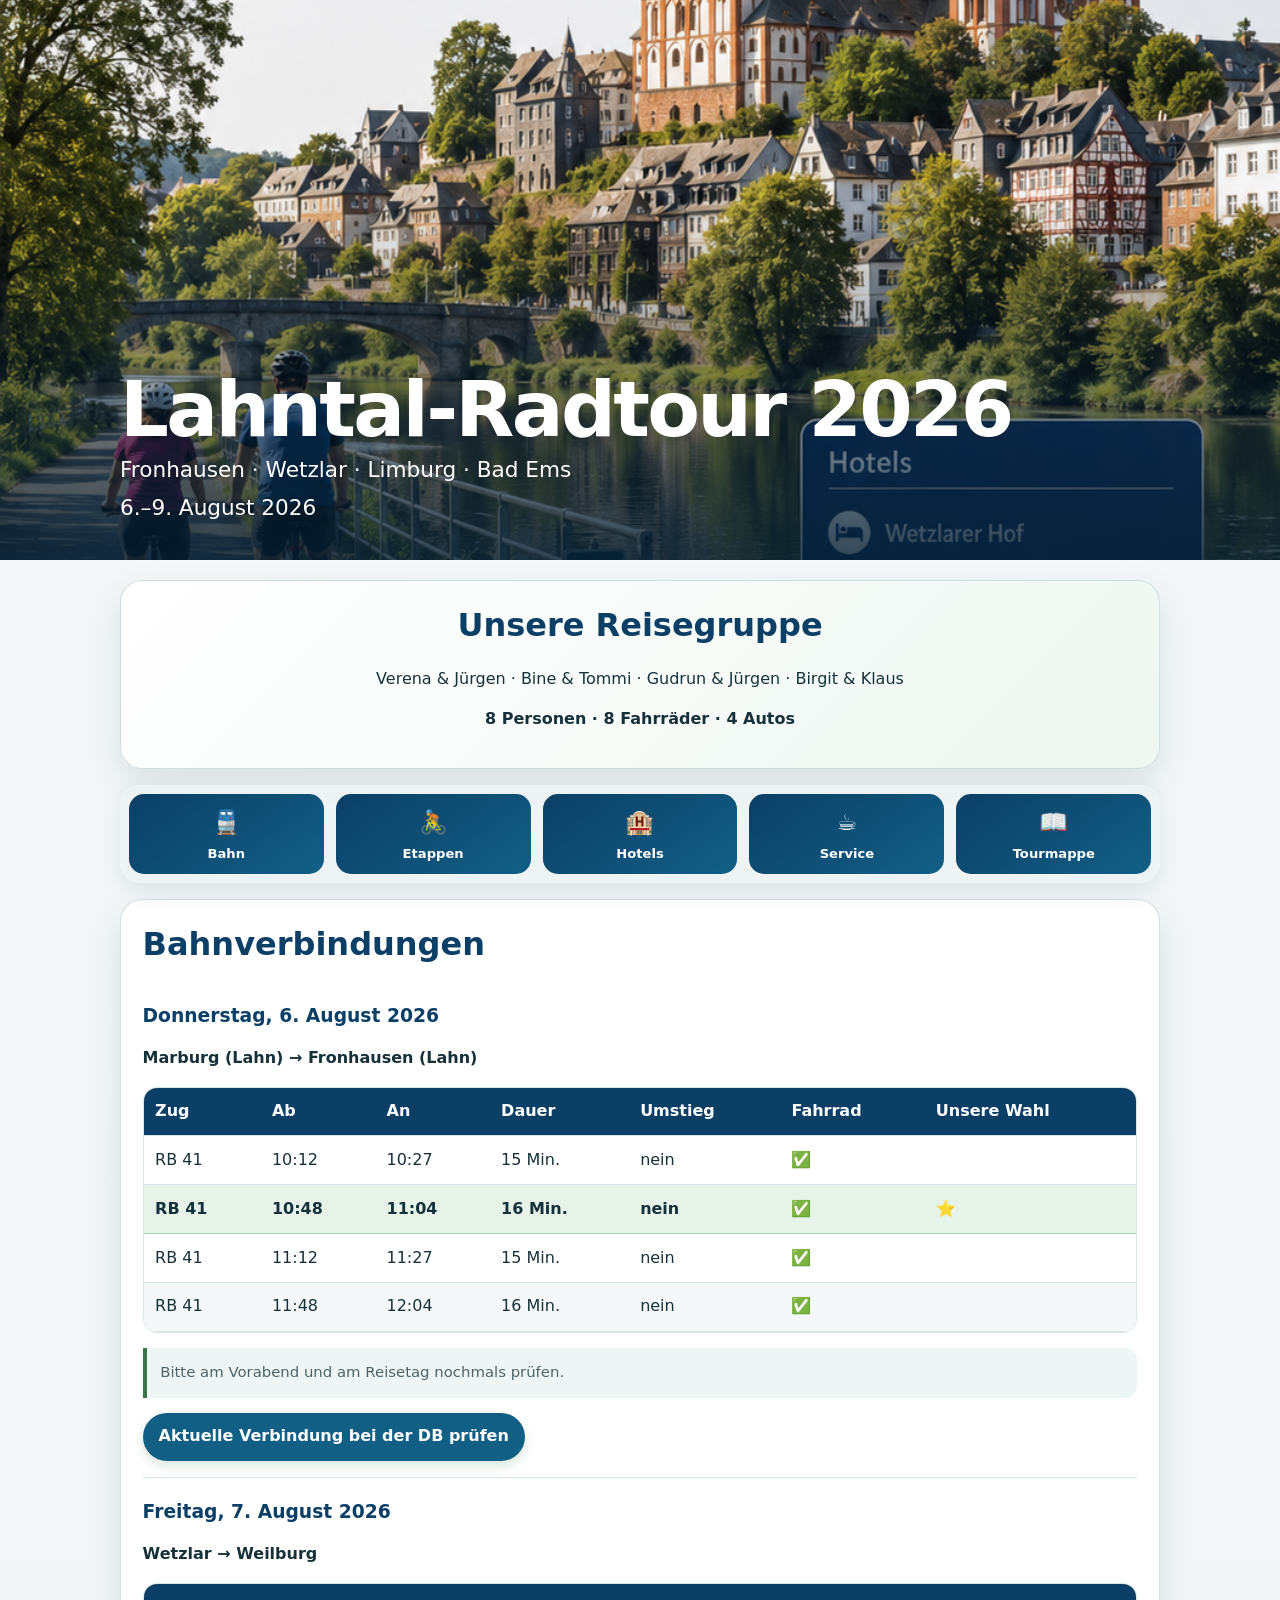
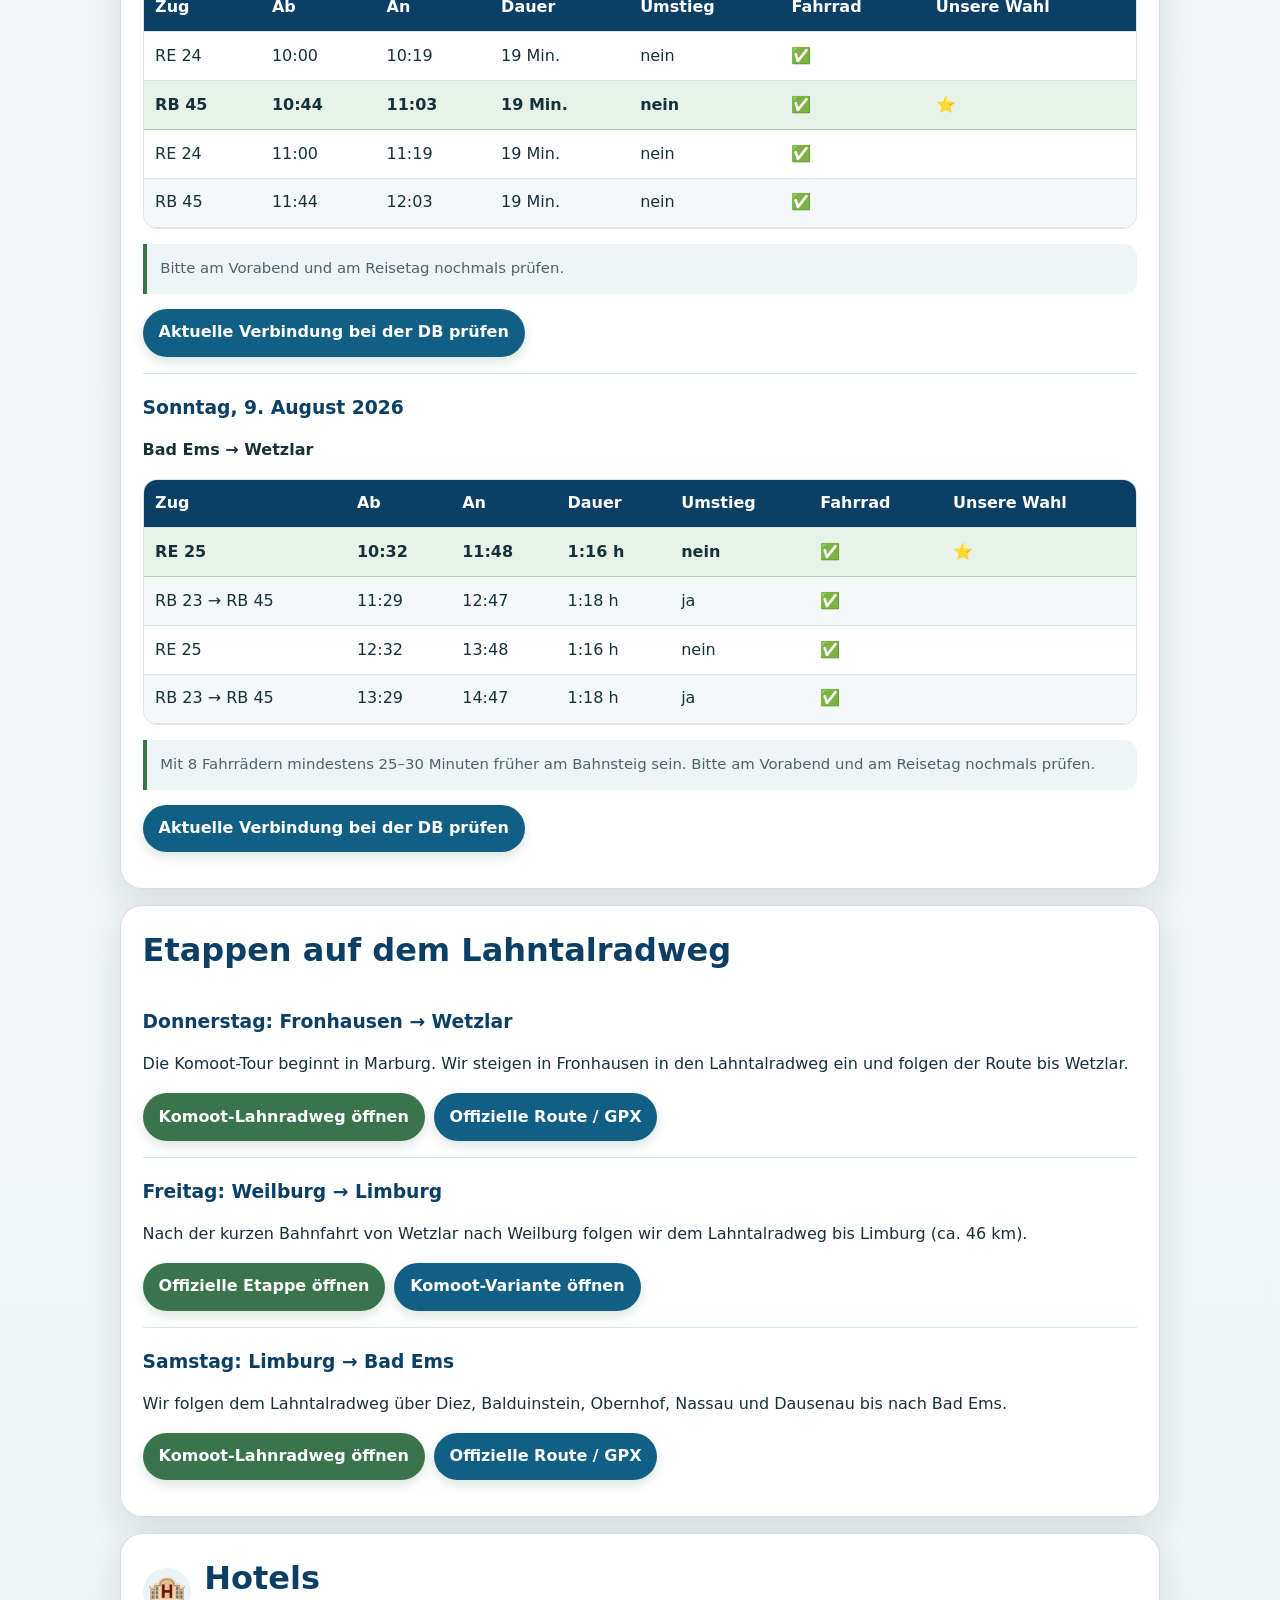
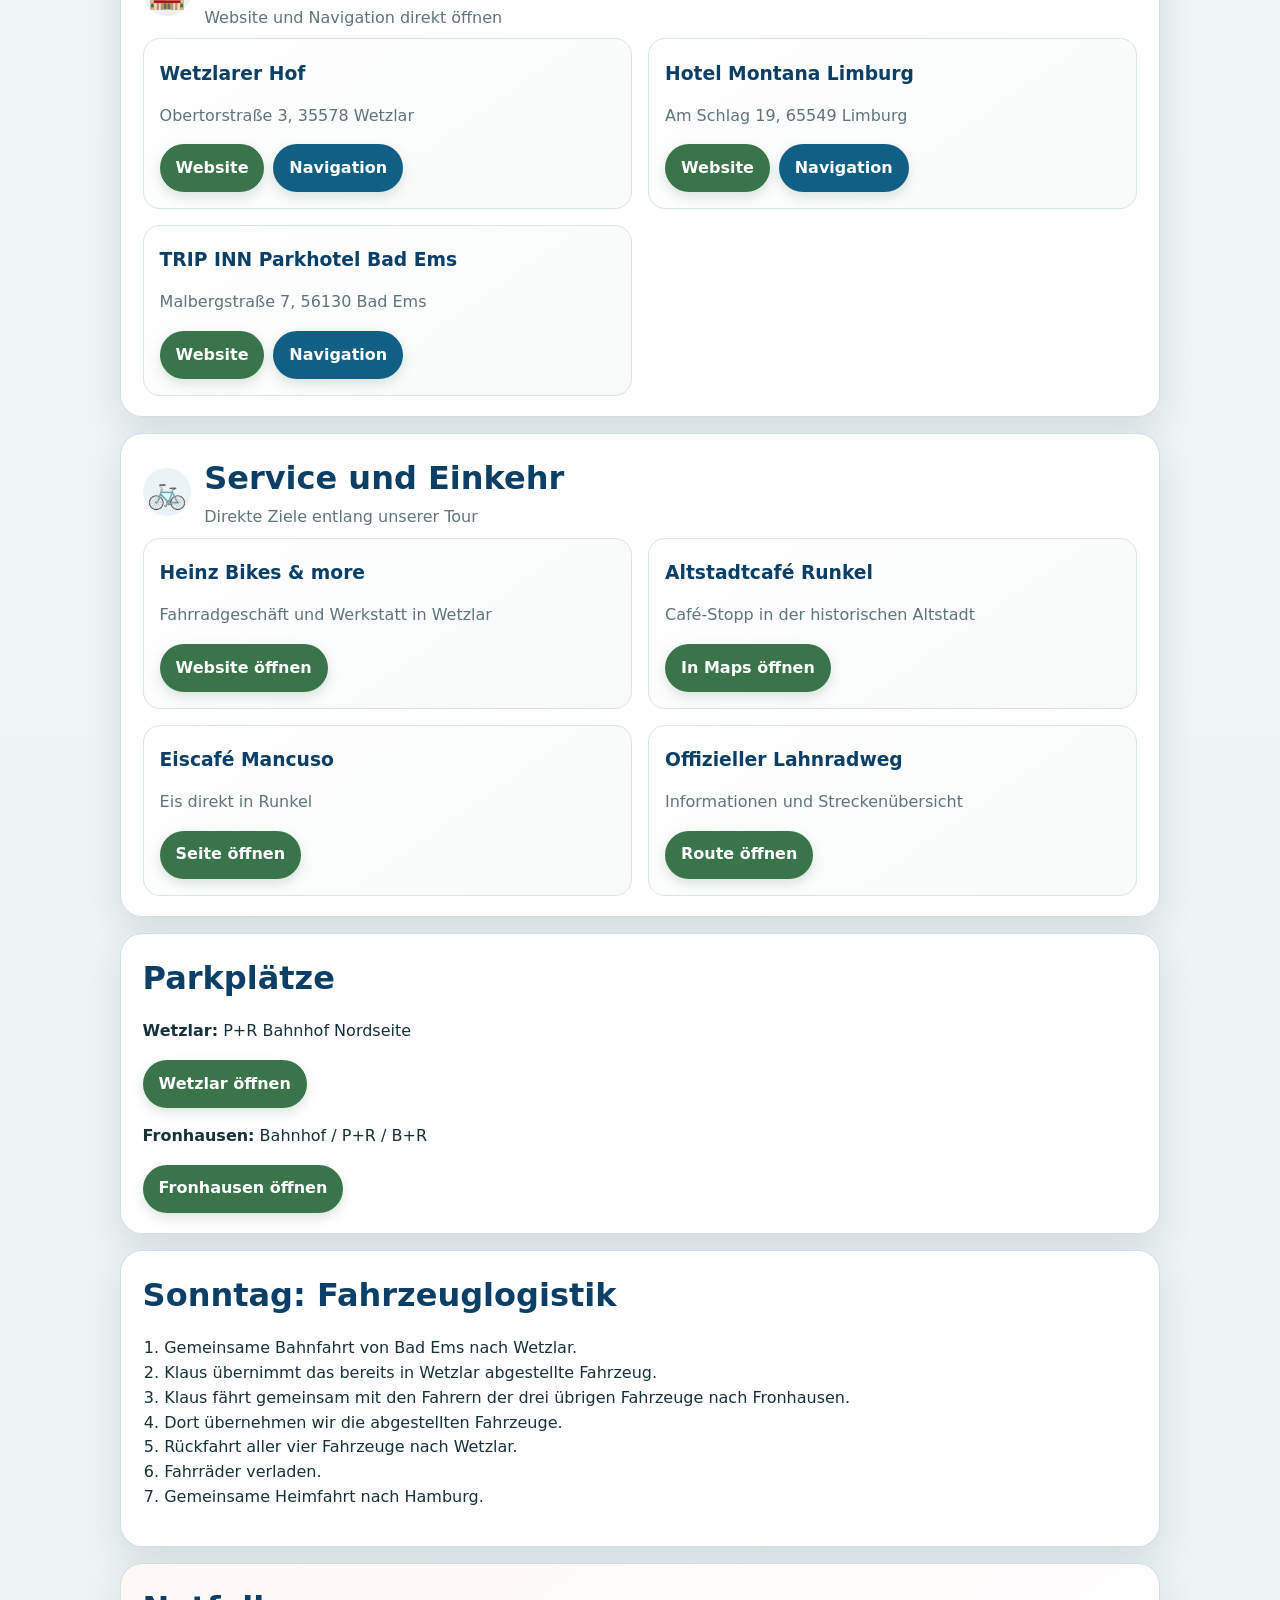
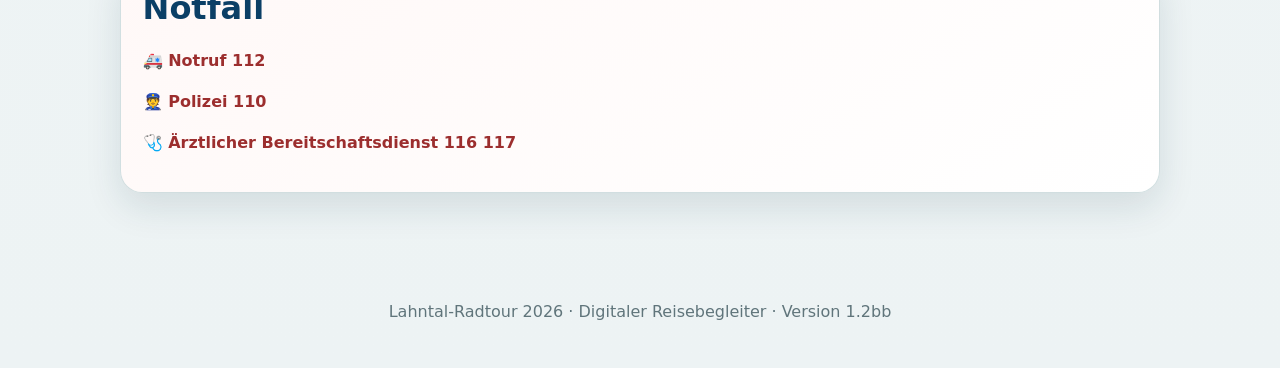
<file: index.html>
<!doctype html>
<html lang="de">
<head>
  <meta charset="utf-8">
  <meta name="viewport" content="width=device-width, initial-scale=1, viewport-fit=cover">
  <meta name="theme-color" content="#0f4c5c">
  <meta name="description" content="Digitaler Reisebegleiter für die Lahntal-Radtour 2026">
  <link rel="manifest" href="manifest.webmanifest">
  <link rel="icon" href="icon.svg" type="image/svg+xml">
  <link rel="stylesheet" href="styles.css">
  <title>Lahntal-Radtour 2026</title>
</head>
<body>
  <header class="hero">
    <img src="titelbild.png" alt="Lahntal-Radtour 2026 mit Limburger Dom">
    <div class="hero-overlay">
      <h1>Lahntal-Radtour 2026</h1>
      <p>Fronhausen · Wetzlar · Limburg · Bad Ems</p>
      <p>6.–9. August 2026</p>
    </div>
  </header>

  <main>
    <section class="intro card">
      <h2>Unsere Reisegruppe</h2>
      <p>Verena &amp; Jürgen · Bine &amp; Tommi · Gudrun &amp; Jürgen · Birgit &amp; Klaus</p>
      <p><strong>8 Personen · 8 Fahrräder · 4 Autos</strong></p>
    </section>

    <nav class="quick-grid" aria-label="Schnellzugriff">
      <a class="quick" href="#bahn">🚆<span>Bahn</span></a>
      <a class="quick" href="#etappen">🚴<span>Etappen</span></a>
      <a class="quick" href="#hotels">🏨<span>Hotels</span></a>
      <a class="quick" href="#service">☕<span>Service</span></a>
      <a class="quick" href="Lahntal_Tourmappe_2026.pdf?v=1.2c">📖<span>Tourmappe</span></a>
    </nav>

    <section id="bahn" class="card">
<h2>Bahnverbindungen</h2>

<article class="trip">
<h3>Donnerstag, 6. August 2026</h3>
<p><strong>Marburg (Lahn) → Fronhausen (Lahn)</strong></p>
<div class="timetable-wrap"><table class="timetable">
<thead><tr><th>Zug</th><th>Ab</th><th>An</th><th>Dauer</th><th>Umstieg</th><th>Fahrrad</th><th>Unsere Wahl</th></tr></thead>
<tbody>
<tr><td>RB 41</td><td>10:12</td><td>10:27</td><td>15 Min.</td><td>nein</td><td>✅</td><td></td></tr>
<tr class="recommended"><td><strong>RB 41</strong></td><td><strong>10:48</strong></td><td><strong>11:04</strong></td><td><strong>16 Min.</strong></td><td><strong>nein</strong></td><td>✅</td><td>⭐</td></tr>
<tr><td>RB 41</td><td>11:12</td><td>11:27</td><td>15 Min.</td><td>nein</td><td>✅</td><td></td></tr>
<tr><td>RB 41</td><td>11:48</td><td>12:04</td><td>16 Min.</td><td>nein</td><td>✅</td><td></td></tr>
</tbody></table></div>
<p class="note">Bitte am Vorabend und am Reisetag nochmals prüfen.</p>
<a class="button secondary" href="https://www.bahn.de/" target="_blank" rel="noopener">Aktuelle Verbindung bei der DB prüfen</a>
</article>

<article class="trip">
<h3>Freitag, 7. August 2026</h3>
<p><strong>Wetzlar → Weilburg</strong></p>
<div class="timetable-wrap"><table class="timetable">
<thead><tr><th>Zug</th><th>Ab</th><th>An</th><th>Dauer</th><th>Umstieg</th><th>Fahrrad</th><th>Unsere Wahl</th></tr></thead>
<tbody>
<tr><td>RE 24</td><td>10:00</td><td>10:19</td><td>19 Min.</td><td>nein</td><td>✅</td><td></td></tr>
<tr class="recommended"><td><strong>RB 45</strong></td><td><strong>10:44</strong></td><td><strong>11:03</strong></td><td><strong>19 Min.</strong></td><td><strong>nein</strong></td><td>✅</td><td>⭐</td></tr>
<tr><td>RE 24</td><td>11:00</td><td>11:19</td><td>19 Min.</td><td>nein</td><td>✅</td><td></td></tr>
<tr><td>RB 45</td><td>11:44</td><td>12:03</td><td>19 Min.</td><td>nein</td><td>✅</td><td></td></tr>
</tbody></table></div>
<p class="note">Bitte am Vorabend und am Reisetag nochmals prüfen.</p>
<a class="button secondary" href="https://www.bahn.de/" target="_blank" rel="noopener">Aktuelle Verbindung bei der DB prüfen</a>
</article>

<article class="trip">
<h3>Sonntag, 9. August 2026</h3>
<p><strong>Bad Ems → Wetzlar</strong></p>
<div class="timetable-wrap"><table class="timetable">
<thead><tr><th>Zug</th><th>Ab</th><th>An</th><th>Dauer</th><th>Umstieg</th><th>Fahrrad</th><th>Unsere Wahl</th></tr></thead>
<tbody>
<tr class="recommended"><td><strong>RE 25</strong></td><td><strong>10:32</strong></td><td><strong>11:48</strong></td><td><strong>1:16 h</strong></td><td><strong>nein</strong></td><td>✅</td><td>⭐</td></tr>
<tr><td>RB 23 → RB 45</td><td>11:29</td><td>12:47</td><td>1:18 h</td><td>ja</td><td>✅</td><td></td></tr>
<tr><td>RE 25</td><td>12:32</td><td>13:48</td><td>1:16 h</td><td>nein</td><td>✅</td><td></td></tr>
<tr><td>RB 23 → RB 45</td><td>13:29</td><td>14:47</td><td>1:18 h</td><td>ja</td><td>✅</td><td></td></tr>
</tbody></table></div>
<p class="note">Mit 8 Fahrrädern mindestens 25–30 Minuten früher am Bahnsteig sein. Bitte am Vorabend und am Reisetag nochmals prüfen.</p>
<a class="button secondary" href="https://www.bahn.de/" target="_blank" rel="noopener">Aktuelle Verbindung bei der DB prüfen</a>
</article>
</section>

    <section id="etappen" class="card">
      <h2>Etappen auf dem Lahntalradweg</h2>
      
      <article>
        <h3>Donnerstag: Fronhausen → Wetzlar</h3>
        <p>Die Komoot-Tour beginnt in Marburg. Wir steigen in Fronhausen in den Lahntalradweg ein und folgen der Route bis Wetzlar.</p>
        <div class="button-row">
          <a class="button" target="_blank" rel="noopener"
             href="https://www.komoot.com/de-de/tour/432029293">
             Komoot-Lahnradweg öffnen
          </a>
          <a class="button secondary" target="_blank" rel="noopener"
             href="https://www.adfc-radtourismus.de/lahnradweg/">
             Offizielle Route / GPX
          </a>
        </div>
      </article>

      <article>
        <h3>Freitag: Weilburg → Limburg</h3>
        <p>Nach der kurzen Bahnfahrt von Wetzlar nach Weilburg folgen wir dem Lahntalradweg bis Limburg (ca. 46 km).</p>
        <div class="button-row">
          <a class="button" target="_blank" rel="noopener"
             href="https://www.daslahntal.de/entdecken-und-erleben/radfahren/lahnradweg/details/?i=65935331">
             Offizielle Etappe öffnen
          </a>
          <a class="button secondary" target="_blank" rel="noopener"
             href="https://www.komoot.com/de-de/tour/2485974388">
             Komoot-Variante öffnen
          </a>
        </div>
      </article>

      <article>
        <h3>Samstag: Limburg → Bad Ems</h3>
        <p>Wir folgen dem Lahntalradweg über Diez, Balduinstein, Obernhof, Nassau und Dausenau bis nach Bad Ems.</p>
        <div class="button-row">
          <a class="button" target="_blank" rel="noopener"
             href="https://www.komoot.com/de-de/tour/1469400191">
             Komoot-Lahnradweg öffnen
          </a>
          <a class="button secondary" target="_blank" rel="noopener"
             href="https://www.adfc-radtourismus.de/lahnradweg/">
             Offizielle Route / GPX
          </a>
        </div>
      </article>
    </section>

    <section id="hotels" class="card section-card">
      <div class="section-heading">
        <span class="section-icon">🏨</span>
        <div><h2>Hotels</h2><p>Website und Navigation direkt öffnen</p></div>
      </div>
      <div class="info-grid">
        <article class="info-tile">
          <h3>Wetzlarer Hof</h3>
          <p>Obertorstraße 3, 35578 Wetzlar</p>
          <div class="button-row">
            <a class="button" target="_blank" rel="noopener" href="https://www.wetzlarerhof.de/">Website</a>
            <a class="button secondary" target="_blank" rel="noopener" href="https://www.google.com/maps/search/?api=1&query=Wetzlarer+Hof+Obertorstra%C3%9Fe+3+Wetzlar">Navigation</a>
          </div>
        </article>
        <article class="info-tile">
          <h3>Hotel Montana Limburg</h3>
          <p>Am Schlag 19, 65549 Limburg</p>
          <div class="button-row">
            <a class="button" target="_blank" rel="noopener" href="https://www.montana-limburg.de/">Website</a>
            <a class="button secondary" target="_blank" rel="noopener" href="https://www.google.com/maps/search/?api=1&query=Hotel+Montana+Limburg+Am+Schlag+19">Navigation</a>
          </div>
        </article>
        <article class="info-tile">
          <h3>TRIP INN Parkhotel Bad Ems</h3>
          <p>Malbergstraße 7, 56130 Bad Ems</p>
          <div class="button-row">
            <a class="button" target="_blank" rel="noopener" href="https://www.park-hotel-badems.de/">Website</a>
            <a class="button secondary" target="_blank" rel="noopener" href="https://www.google.com/maps/search/?api=1&query=TRIP+INN+Parkhotel+Bad+Ems+Malbergstra%C3%9Fe+7">Navigation</a>
          </div>
        </article>
      </div>
    </section>

<section id="service" class="card section-card">
      <div class="section-heading">
        <span class="section-icon">🚲</span>
        <div><h2>Service und Einkehr</h2><p>Direkte Ziele entlang unserer Tour</p></div>
      </div>
      <div class="info-grid">
        <article class="info-tile">
          <h3>Heinz Bikes &amp; more</h3>
          <p>Fahrradgeschäft und Werkstatt in Wetzlar</p>
          <a class="button" target="_blank" rel="noopener" href="https://www.heinzbike.de/">Website öffnen</a>
        </article>
        <article class="info-tile">
          <h3>Altstadtcafé Runkel</h3>
          <p>Café-Stopp in der historischen Altstadt</p>
          <a class="button" target="_blank" rel="noopener" href="https://www.google.com/maps/search/?api=1&query=Altstadtcaf%C3%A9+Runkel">In Maps öffnen</a>
        </article>
        <article class="info-tile">
          <h3>Eiscafé Mancuso</h3>
          <p>Eis direkt in Runkel</p>
          <a class="button" target="_blank" rel="noopener" href="https://www.instagram.com/eiscafe_mancuso/">Seite öffnen</a>
        </article>
        <article class="info-tile">
          <h3>Offizieller Lahnradweg</h3>
          <p>Informationen und Streckenübersicht</p>
          <a class="button" target="_blank" rel="noopener" href="https://www.daslahntal.de/entdecken-und-erleben/radfahren/lahnradweg">Route öffnen</a>
        </article>
      </div>
    </section>

    <section class="card section-card">
      <h2>Parkplätze</h2>
      <p><strong>Wetzlar:</strong> P+R Bahnhof Nordseite</p>
      <a class="button" target="_blank" rel="noopener"
         href="https://www.google.com/maps/search/?api=1&query=P%2BR+Bahnhof+Nordseite+Wetzlar">Wetzlar öffnen</a>
      <p><strong>Fronhausen:</strong> Bahnhof / P+R / B+R</p>
      <a class="button" target="_blank" rel="noopener"
         href="https://www.google.com/maps/search/?api=1&query=Bahnhof+Fronhausen+Lahn+Parkplatz">Fronhausen öffnen</a>
    </section>

    <section class="card">
      <h2>Sonntag: Fahrzeuglogistik</h2>
      <ol>
        <li>Gemeinsame Bahnfahrt von Bad Ems nach Wetzlar.</li>
        <li>Klaus übernimmt das bereits in Wetzlar abgestellte Fahrzeug.</li>
        <li>Klaus fährt gemeinsam mit den Fahrern der drei übrigen Fahrzeuge nach Fronhausen.</li>
        <li>Dort übernehmen wir die abgestellten Fahrzeuge.</li>
        <li>Rückfahrt aller vier Fahrzeuge nach Wetzlar.</li>
        <li>Fahrräder verladen.</li>
        <li>Gemeinsame Heimfahrt nach Hamburg.</li>
      </ol>
    </section>

    <section class="card emergency">
      <h2>Notfall</h2>
      <p><a href="tel:112">🚑 Notruf 112</a></p>
      <p><a href="tel:110">👮 Polizei 110</a></p>
      <p><a href="tel:116117">🩺 Ärztlicher Bereitschaftsdienst 116 117</a></p>
    </section>
  </main>

  <footer>
    <p>Lahntal-Radtour 2026 · Digitaler Reisebegleiter · Version 1.2bb</p>
  </footer>

  <script src="app.js"></script>
</body>
</html>
</file>
<file: styles.css>
:root{
  --navy:#0b3f66;
  --blue:#125f86;
  --blue2:#1d789f;
  --green:#39744b;
  --green-soft:#e6f3e9;
  --cream:#fbfaf6;
  --bg:#edf3f4;
  --text:#17313a;
  --muted:#5f747b;
  --white:#fff;
  --line:#d8e5e5;
  --shadow:0 14px 36px rgba(14,56,77,.12);
}
*{box-sizing:border-box}
html{scroll-behavior:smooth}
body{
  margin:0;
  font-family:system-ui,-apple-system,BlinkMacSystemFont,"Segoe UI",sans-serif;
  background:linear-gradient(180deg,#f5f8f8 0,#edf3f4 100%);
  color:var(--text);
  line-height:1.55;
}
.hero{position:relative;max-height:560px;overflow:hidden;background:var(--navy)}
.hero img{width:100%;display:block;object-fit:cover;max-height:560px;filter:saturate(.92) contrast(1.02)}
.hero::after{content:"";position:absolute;inset:0;background:linear-gradient(180deg,rgba(0,0,0,.03) 35%,rgba(5,31,51,.82) 100%)}
.hero-overlay{position:absolute;z-index:2;left:0;right:0;bottom:0;color:white;padding:5rem max(1.2rem,calc((100vw - 1040px)/2)) 2rem}
.hero-overlay h1{margin:0;font-size:clamp(2.2rem,7vw,4.8rem);line-height:1.03;letter-spacing:-.035em}
.hero-overlay p{margin:.25rem 0;font-size:clamp(1rem,2.5vw,1.35rem)}
main{width:min(1040px,calc(100% - 24px));margin:1.25rem auto 4rem}
.card{
  background:rgba(255,255,255,.96);
  border:1px solid rgba(198,216,218,.8);
  border-radius:22px;
  padding:1.25rem 1.35rem;
  margin:1rem 0;
  box-shadow:var(--shadow);
}
.intro{text-align:center;background:linear-gradient(135deg,#fff 0,#eef7f2 100%)}
.card h2{color:var(--navy);font-size:clamp(1.45rem,3vw,2rem);margin:0 0 .75rem}
.card h3{color:var(--navy);margin:.2rem 0 .35rem}
.card article{padding:1rem 0;border-top:1px solid var(--line)}
.card article:first-of-type{border-top:0}
.quick-grid{
  display:grid;
  grid-template-columns:repeat(5,1fr);
  gap:.75rem;
  position:sticky;
  top:.65rem;
  z-index:10;
  padding:.55rem;
  border-radius:20px;
  background:rgba(237,243,244,.88);
  backdrop-filter:blur(12px);
  box-shadow:0 7px 22px rgba(14,56,77,.10);
}
.quick{
  min-height:74px;
  display:flex;
  flex-direction:column;
  align-items:center;
  justify-content:center;
  background:linear-gradient(145deg,var(--navy),var(--blue));
  color:white;
  text-decoration:none;
  border-radius:15px;
  padding:.65rem .35rem;
  font-size:1.45rem;
  transition:transform .18s ease,box-shadow .18s ease;
}
.quick:hover{transform:translateY(-2px);box-shadow:0 8px 18px rgba(11,63,102,.22)}
.quick span{font-size:.82rem;margin-top:.2rem;font-weight:700}
.section-heading{display:flex;align-items:center;gap:.85rem;margin-bottom:.5rem}
.section-heading h2{margin:0}
.section-heading p{margin:.1rem 0 0;color:var(--muted)}
.section-icon{font-size:2rem;width:3rem;height:3rem;display:grid;place-items:center;border-radius:50%;background:#eaf3f6}
.info-grid{display:grid;grid-template-columns:repeat(2,minmax(0,1fr));gap:1rem}
.info-tile{
  border:1px solid var(--line)!important;
  border-radius:17px;
  padding:1rem!important;
  background:linear-gradient(145deg,#fff,#f7faf9);
}
.info-tile p{color:var(--muted)}
.button-row{display:flex;gap:.55rem;flex-wrap:wrap}
.button,button{
  display:inline-flex;
  align-items:center;
  justify-content:center;
  border:0;
  border-radius:999px;
  padding:.72rem 1rem;
  background:var(--green);
  color:white;
  text-decoration:none;
  font-weight:750;
  cursor:pointer;
  box-shadow:0 5px 12px rgba(57,116,75,.18);
}
.button.secondary{background:var(--blue)}
.note{font-size:.93rem;color:#4d6269;background:#eef6f5;border-left:4px solid var(--green);padding:.85rem;border-radius:0 12px 12px 0}
.timetable-wrap{overflow-x:auto;margin:.85rem 0;border-radius:14px;border:1px solid var(--line)}
.timetable{width:100%;border-collapse:collapse;min-width:760px}
.timetable th,.timetable td{padding:.72rem;border-bottom:1px solid var(--line);text-align:left;vertical-align:middle}
.timetable th{background:var(--navy);color:#fff;position:sticky;top:0}
.timetable tbody tr:nth-child(even):not(.recommended){background:#f5f8f8}
.timetable tr.recommended{background:var(--green-soft)}
.timetable tr.recommended td{border-bottom-color:#aed0b6}
.emergency{background:linear-gradient(145deg,#fff8f7,#fff)}
.emergency a{color:#9c2e2e;font-weight:750;text-decoration:none}
ol{padding-left:1.35rem}
footer{text-align:center;padding:1.7rem;color:#60757b}
@media(max-width:780px){
  .quick-grid{grid-template-columns:repeat(3,1fr);position:static}
  .info-grid{grid-template-columns:1fr}
}
@media(max-width:500px){
  .quick-grid{grid-template-columns:repeat(2,1fr)}
  .hero-overlay{padding-bottom:1rem}
  .card{padding:1rem}
}
</file>
